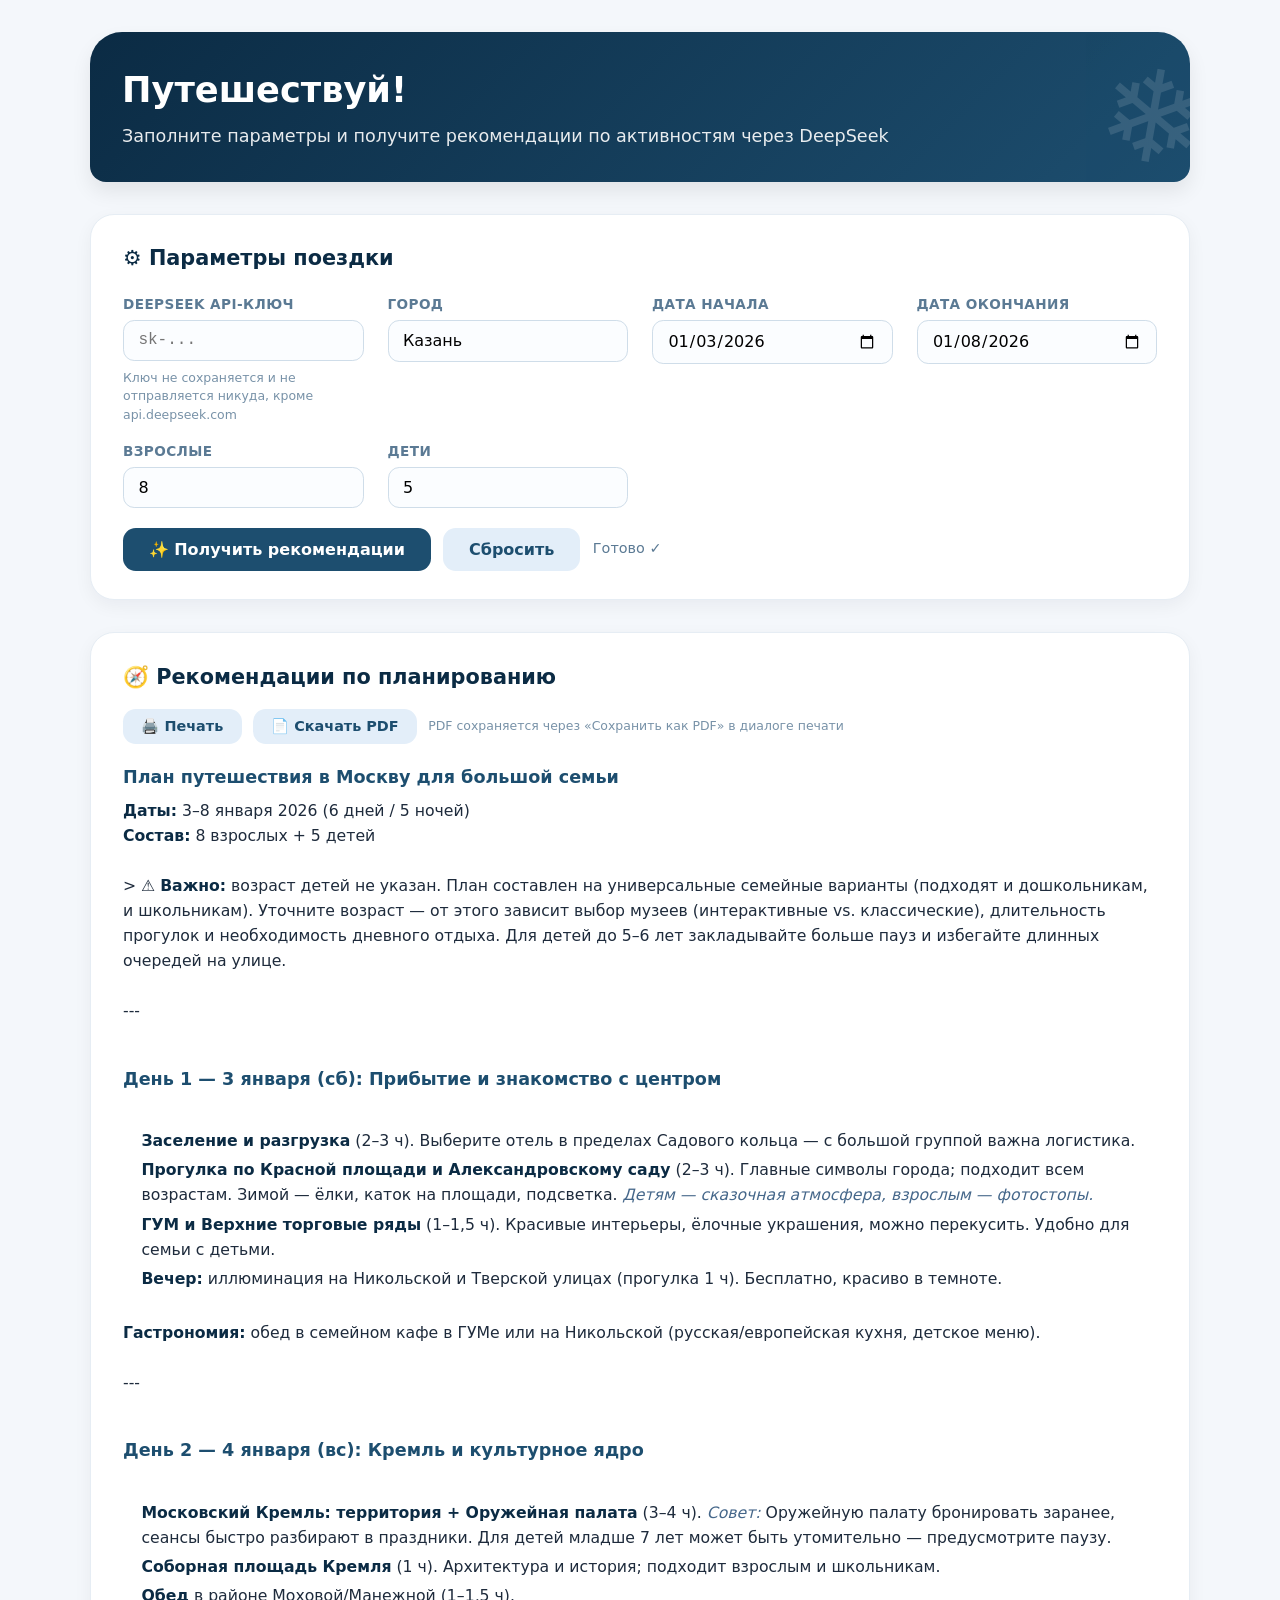
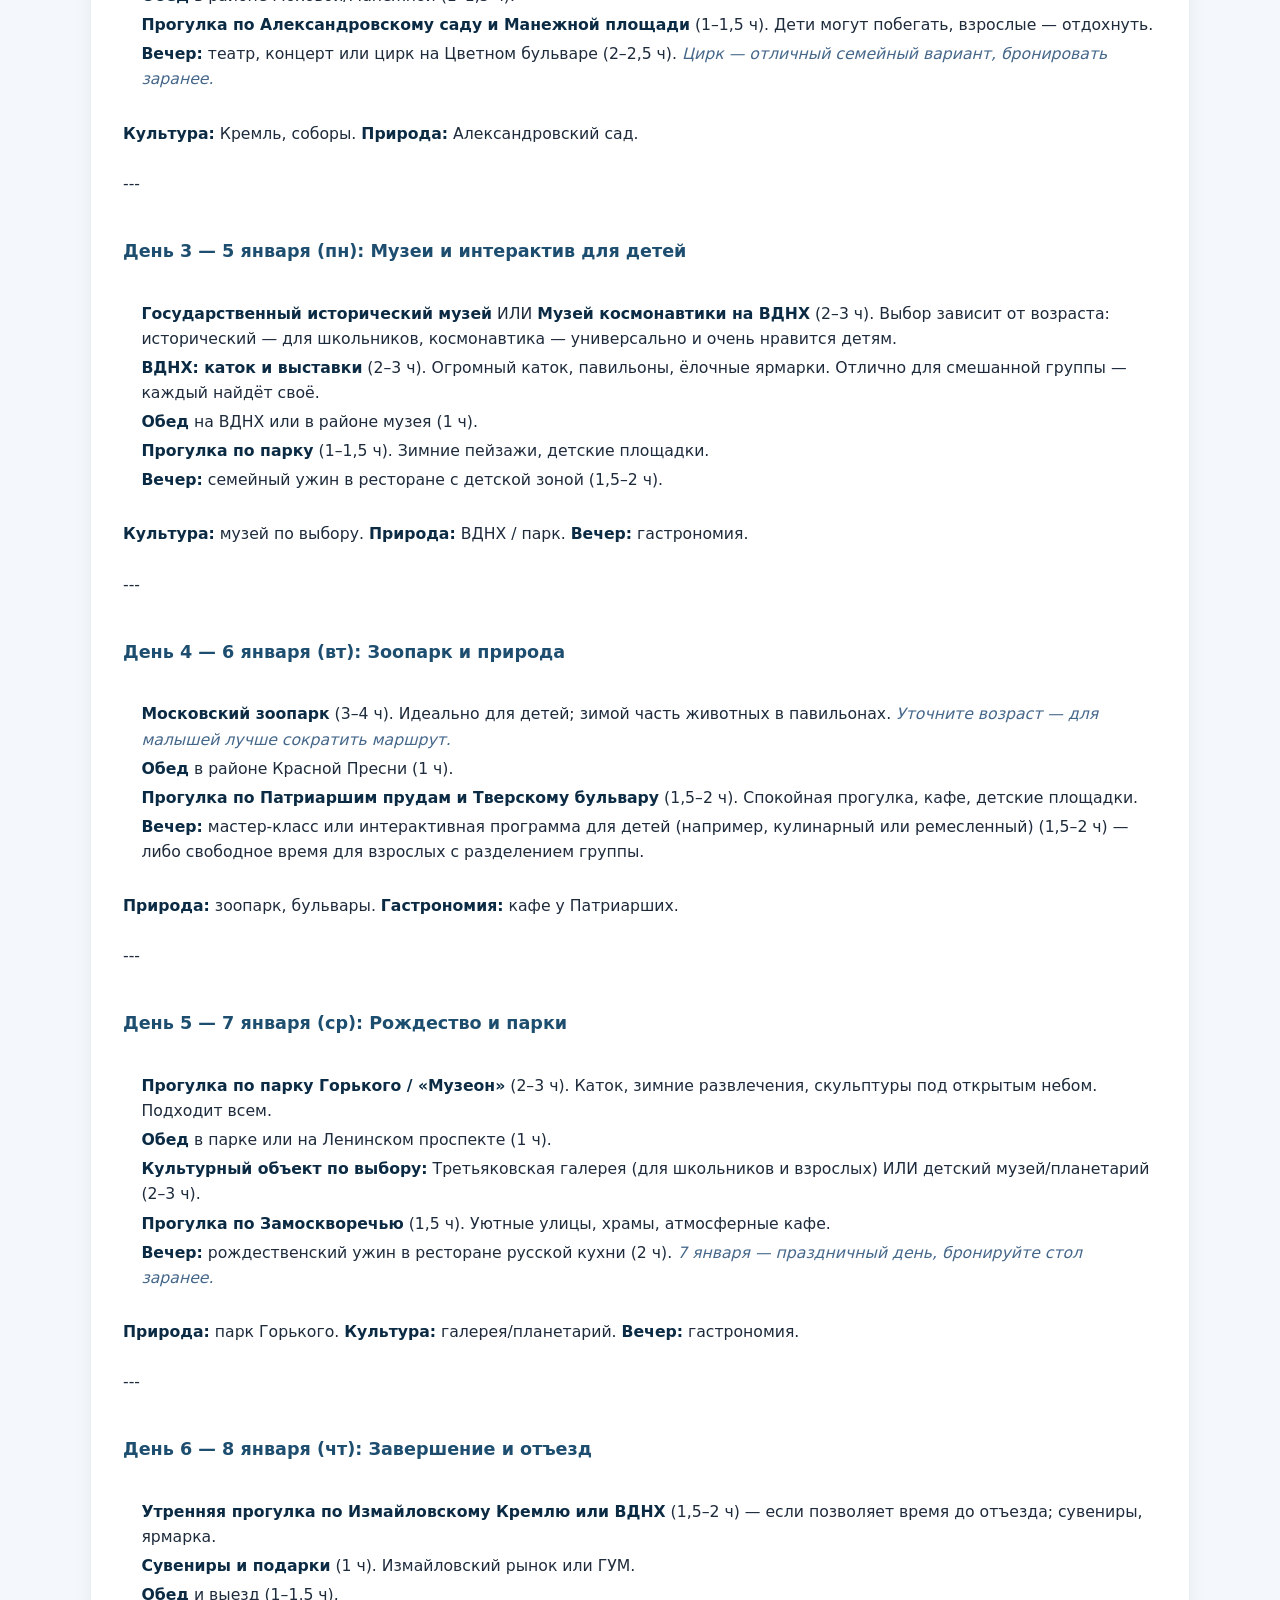
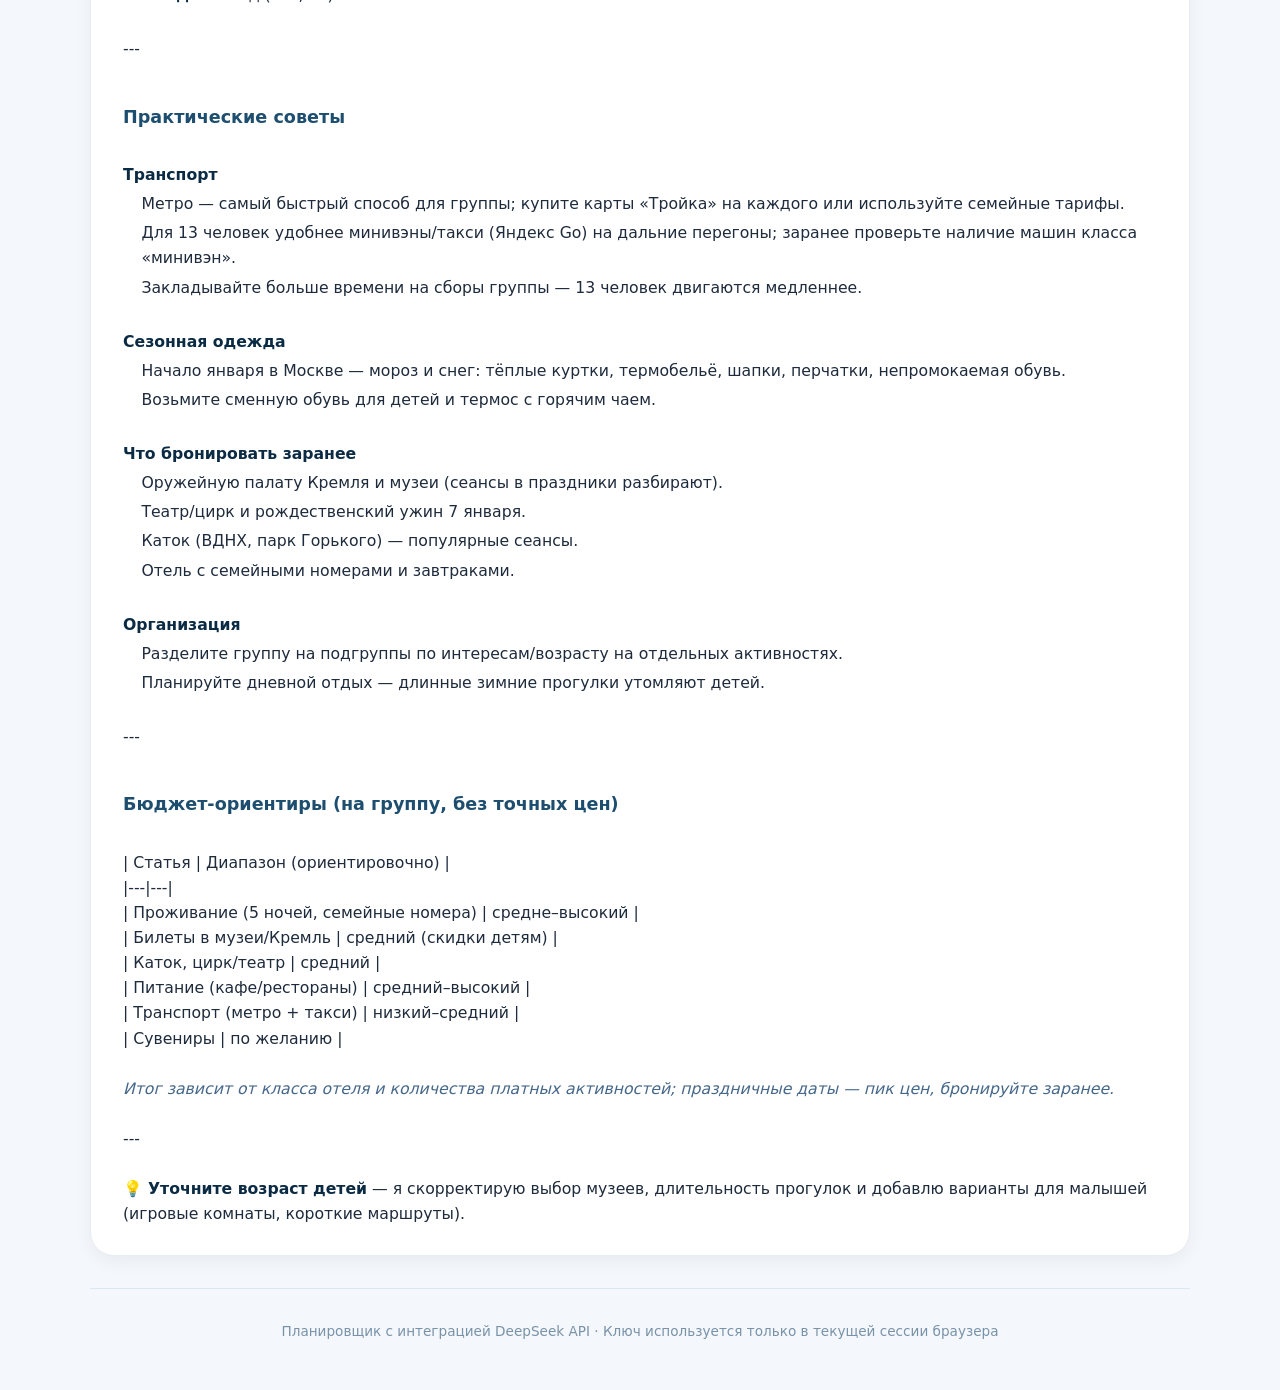
<file: index.html>
<!DOCTYPE html>
<html lang="ru"><head>
    <link rel="stylesheet" href="styles.css"><meta http-equiv="Content-Type" content="text/html; charset=UTF-8">
    
    <meta name="viewport" content="width=device-width, initial-scale=1.0">
    <title>Путешествуй!</title>
    
</head>
<body>
<div class="container">
    <!-- Заголовок -->
    <div class="header">
        <h1>Путешествуй!</h1>
        <div class="subhead">Заполните параметры и получите рекомендации по активностям через DeepSeek</div>
    </div>

    <!-- Панель параметров -->
    <div class="controls">
        <h2>⚙️ Параметры поездки</h2>
        <div class="form-grid">
            <div class="field">
                <label for="apiKey">DeepSeek API-ключ</label>
                <input type="password" id="apiKey" placeholder="sk-..." autocomplete="off">
                <span class="hint">Ключ не сохраняется и не отправляется никуда, кроме api.deepseek.com</span>
            </div>
            <div class="field">
                <label for="city">Город</label>
                <input type="text" id="city" value="Казань" placeholder="Например: Казань">
            </div>
            <div class="field">
                <label for="dateFrom">Дата начала</label>
                <input type="date" id="dateFrom" value="2026-01-03">
            </div>
            <div class="field">
                <label for="dateTo">Дата окончания</label>
                <input type="date" id="dateTo" value="2026-01-08">
            </div>
            <div class="field">
                <label for="adults">Взрослые</label>
                <input type="number" id="adults" min="1" value="8">
            </div>
            <div class="field">
                <label for="children">Дети</label>
                <input type="number" id="children" min="0" value="5">
            </div>
        </div>
        <div class="actions">
            <button class="btn btn-primary" id="generateBtn">✨ Получить рекомендации</button>
            <button class="btn btn-secondary" id="clearBtn">Сбросить</button>
            <span class="status" id="status">Готово ✓</span>
        </div>
    </div>

    <!-- Рекомендации -->
    <div class="recommendations visible" id="recBox">
        <!-- Шапка печатной версии: видна только при печати -->
        <div class="print-head">
            <div class="print-title" id="printTitle">Путешествуй!</div>
            <div class="print-meta" id="printMeta"></div>
        </div>
        <h2>🧭 Рекомендации по планированию</h2>
        <!-- Экспорт плана: показывается, только когда есть план -->
        <div class="rec-actions hidden" id="recActions">
            <button class="btn btn-secondary" id="printBtn">🖨️ Печать</button>
            <button class="btn btn-secondary" id="pdfBtn">📄 Скачать PDF</button>
            <span class="rec-hint">PDF сохраняется через «Сохранить как PDF» в диалоге печати</span>
        </div>
        <div class="rec-content" id="recContent"><h3>План путешествия в Москву для большой семьи</h3><div><strong>Даты:</strong> 3–8 января 2026 (6 дней / 5 ночей)</div><div><strong>Состав:</strong> 8 взрослых + 5 детей</div><br><div>&gt; ⚠️ <strong>Важно:</strong> возраст детей не указан. План составлен на универсальные семейные варианты (подходят и дошкольникам, и школьникам). Уточните возраст — от этого зависит выбор музеев (интерактивные vs. классические), длительность прогулок и необходимость дневного отдыха. Для детей до 5–6 лет закладывайте больше пауз и избегайте длинных очередей на улице.</div><br><div>---</div><br><h3>День 1 — 3 января (сб): Прибытие и знакомство с центром</h3><br><div class="rec-item"><strong>Заселение и разгрузка</strong> (2–3 ч). Выберите отель в пределах Садового кольца — с большой группой важна логистика.</div><div class="rec-item"><strong>Прогулка по Красной площади и Александровскому саду</strong> (2–3 ч). Главные символы города; подходит всем возрастам. Зимой — ёлки, каток на площади, подсветка. <em>Детям — сказочная атмосфера, взрослым — фотостопы.</em></div><div class="rec-item"><strong>ГУМ и Верхние торговые ряды</strong> (1–1,5 ч). Красивые интерьеры, ёлочные украшения, можно перекусить. Удобно для семьи с детьми.</div><div class="rec-item"><strong>Вечер:</strong> иллюминация на Никольской и Тверской улицах (прогулка 1 ч). Бесплатно, красиво в темноте.</div><br><div><strong>Гастрономия:</strong> обед в семейном кафе в ГУМе или на Никольской (русская/европейская кухня, детское меню).</div><br><div>---</div><br><h3>День 2 — 4 января (вс): Кремль и культурное ядро</h3><br><div class="rec-item"><strong>Московский Кремль: территория + Оружейная палата</strong> (3–4 ч). <em>Совет:</em> Оружейную палату бронировать заранее, сеансы быстро разбирают в праздники. Для детей младше 7 лет может быть утомительно — предусмотрите паузу.</div><div class="rec-item"><strong>Соборная площадь Кремля</strong> (1 ч). Архитектура и история; подходит взрослым и школьникам.</div><div class="rec-item"><strong>Обед</strong> в районе Моховой/Манежной (1–1,5 ч).</div><div class="rec-item"><strong>Прогулка по Александровскому саду и Манежной площади</strong> (1–1,5 ч). Дети могут побегать, взрослые — отдохнуть.</div><div class="rec-item"><strong>Вечер:</strong> театр, концерт или цирк на Цветном бульваре (2–2,5 ч). <em>Цирк — отличный семейный вариант, бронировать заранее.</em></div><br><div><strong>Культура:</strong> Кремль, соборы. <strong>Природа:</strong> Александровский сад.</div><br><div>---</div><br><h3>День 3 — 5 января (пн): Музеи и интерактив для детей</h3><br><div class="rec-item"><strong>Государственный исторический музей</strong> ИЛИ <strong>Музей космонавтики на ВДНХ</strong> (2–3 ч). Выбор зависит от возраста: исторический — для школьников, космонавтика — универсально и очень нравится детям.</div><div class="rec-item"><strong>ВДНХ: каток и выставки</strong> (2–3 ч). Огромный каток, павильоны, ёлочные ярмарки. Отлично для смешанной группы — каждый найдёт своё.</div><div class="rec-item"><strong>Обед</strong> на ВДНХ или в районе музея (1 ч).</div><div class="rec-item"><strong>Прогулка по парку</strong> (1–1,5 ч). Зимние пейзажи, детские площадки.</div><div class="rec-item"><strong>Вечер:</strong> семейный ужин в ресторане с детской зоной (1,5–2 ч).</div><br><div><strong>Культура:</strong> музей по выбору. <strong>Природа:</strong> ВДНХ / парк. <strong>Вечер:</strong> гастрономия.</div><br><div>---</div><br><h3>День 4 — 6 января (вт): Зоопарк и природа</h3><br><div class="rec-item"><strong>Московский зоопарк</strong> (3–4 ч). Идеально для детей; зимой часть животных в павильонах. <em>Уточните возраст — для малышей лучше сократить маршрут.</em></div><div class="rec-item"><strong>Обед</strong> в районе Красной Пресни (1 ч).</div><div class="rec-item"><strong>Прогулка по Патриаршим прудам и Тверскому бульвару</strong> (1,5–2 ч). Спокойная прогулка, кафе, детские площадки.</div><div class="rec-item"><strong>Вечер:</strong> мастер-класс или интерактивная программа для детей (например, кулинарный или ремесленный) (1,5–2 ч) — либо свободное время для взрослых с разделением группы.</div><br><div><strong>Природа:</strong> зоопарк, бульвары. <strong>Гастрономия:</strong> кафе у Патриарших.</div><br><div>---</div><br><h3>День 5 — 7 января (ср): Рождество и парки</h3><br><div class="rec-item"><strong>Прогулка по парку Горького / «Музеон»</strong> (2–3 ч). Каток, зимние развлечения, скульптуры под открытым небом. Подходит всем.</div><div class="rec-item"><strong>Обед</strong> в парке или на Ленинском проспекте (1 ч).</div><div class="rec-item"><strong>Культурный объект по выбору:</strong> Третьяковская галерея (для школьников и взрослых) ИЛИ детский музей/планетарий (2–3 ч).</div><div class="rec-item"><strong>Прогулка по Замоскворечью</strong> (1,5 ч). Уютные улицы, храмы, атмосферные кафе.</div><div class="rec-item"><strong>Вечер:</strong> рождественский ужин в ресторане русской кухни (2 ч). <em>7 января — праздничный день, бронируйте стол заранее.</em></div><br><div><strong>Природа:</strong> парк Горького. <strong>Культура:</strong> галерея/планетарий. <strong>Вечер:</strong> гастрономия.</div><br><div>---</div><br><h3>День 6 — 8 января (чт): Завершение и отъезд</h3><br><div class="rec-item"><strong>Утренняя прогулка по Измайловскому Кремлю или ВДНХ</strong> (1,5–2 ч) — если позволяет время до отъезда; сувениры, ярмарка.</div><div class="rec-item"><strong>Сувениры и подарки</strong> (1 ч). Измайловский рынок или ГУМ.</div><div class="rec-item"><strong>Обед</strong> и выезд (1–1,5 ч).</div><br><div>---</div><br><h3>Практические советы</h3><br><div><strong>Транспорт</strong></div><div class="rec-item">Метро — самый быстрый способ для группы; купите карты «Тройка» на каждого или используйте семейные тарифы.</div><div class="rec-item">Для 13 человек удобнее минивэны/такси (Яндекс Go) на дальние перегоны; заранее проверьте наличие машин класса «минивэн».</div><div class="rec-item">Закладывайте больше времени на сборы группы — 13 человек двигаются медленнее.</div><br><div><strong>Сезонная одежда</strong></div><div class="rec-item">Начало января в Москве — мороз и снег: тёплые куртки, термобельё, шапки, перчатки, непромокаемая обувь.</div><div class="rec-item">Возьмите сменную обувь для детей и термос с горячим чаем.</div><br><div><strong>Что бронировать заранее</strong></div><div class="rec-item">Оружейную палату Кремля и музеи (сеансы в праздники разбирают).</div><div class="rec-item">Театр/цирк и рождественский ужин 7 января.</div><div class="rec-item">Каток (ВДНХ, парк Горького) — популярные сеансы.</div><div class="rec-item">Отель с семейными номерами и завтраками.</div><br><div><strong>Организация</strong></div><div class="rec-item">Разделите группу на подгруппы по интересам/возрасту на отдельных активностях.</div><div class="rec-item">Планируйте дневной отдых — длинные зимние прогулки утомляют детей.</div><br><div>---</div><br><h3>Бюджет-ориентиры (на группу, без точных цен)</h3><br><div>| Статья | Диапазон (ориентировочно) |</div><div>|---|---|</div><div>| Проживание (5 ночей, семейные номера) | средне–высокий |</div><div>| Билеты в музеи/Кремль | средний (скидки детям) |</div><div>| Каток, цирк/театр | средний |</div><div>| Питание (кафе/рестораны) | средний–высокий |</div><div>| Транспорт (метро + такси) | низкий–средний |</div><div>| Сувениры | по желанию |</div><br><div><em>Итог зависит от класса отеля и количества платных активностей; праздничные даты — пик цен, бронируйте заранее.</em></div><br><div>---</div><br><div>💡 <strong>Уточните возраст детей</strong> — я скорректирую выбор музеев, длительность прогулок и добавлю варианты для малышей (игровые комнаты, короткие маршруты).</div></div>
    </div>

    <div class="footer-note">
        Планировщик с интеграцией DeepSeek API · Ключ используется только в текущей сессии браузера
    </div>
</div>



    <script src="script.js"></script>
</body></html>
</file>
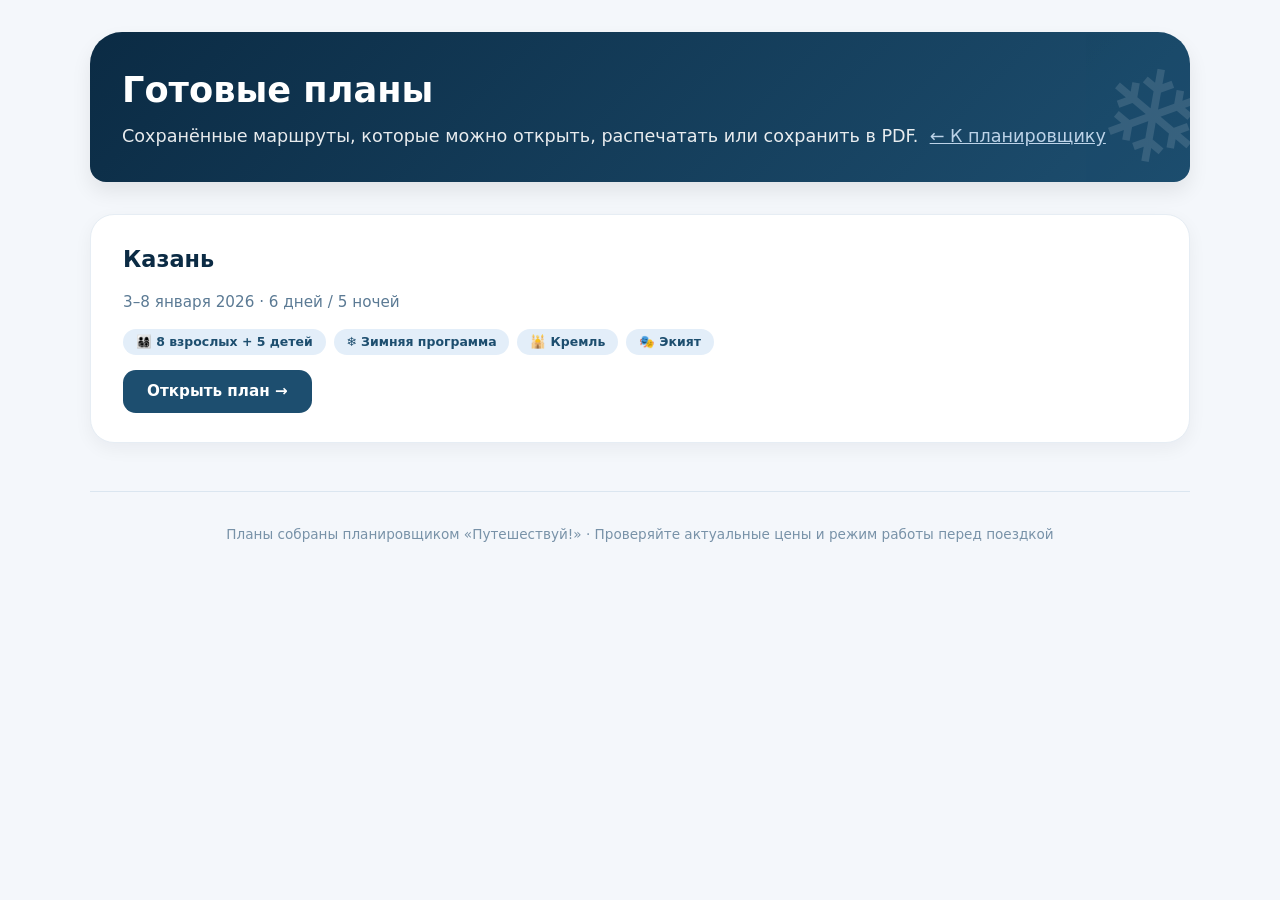
<file: plans/index.html>
<!DOCTYPE html>
<html lang="ru">
<head>
    <meta charset="UTF-8">
    <meta name="viewport" content="width=device-width, initial-scale=1.0">
    <title>Готовые планы · Путешествуй!</title>
    <style>
        * { margin: 0; padding: 0; box-sizing: border-box; font-family: system-ui, 'Segoe UI', Roboto, sans-serif; }
        body { background: #f4f7fb; color: #1e2b3c; padding: 2rem 1rem; line-height: 1.5; }
        .container { max-width: 1100px; margin: 0 auto; }

        .header {
            background: linear-gradient(135deg, #0b2b44 0%, #1d4e6f 100%);
            color: #fff; padding: 2rem; border-radius: 2rem 2rem 1rem 1rem;
            margin-bottom: 2rem; box-shadow: 0 10px 20px rgba(0,0,0,0.08);
            position: relative; overflow: hidden;
        }
        .header::after {
            content: "❄️"; font-size: 8rem; position: absolute; right: -1rem;
            bottom: -2rem; opacity: 0.12; transform: rotate(10deg);
        }
        .header h1 { font-size: 2.2rem; font-weight: 700; margin-bottom: 0.4rem; position: relative; z-index: 1; }
        .header .subhead { font-size: 1.1rem; opacity: 0.9; position: relative; z-index: 1; }
        .header a { color: #cfe3f7; position: relative; z-index: 1; }

        .plans-grid {
            display: grid; grid-template-columns: repeat(auto-fit, minmax(300px, 1fr));
            gap: 1.4rem; margin-bottom: 3rem;
        }
        .plan-card {
            background: #fff; border-radius: 1.5rem; padding: 1.8rem 2rem;
            box-shadow: 0 6px 18px rgba(0,20,30,0.05); border: 1px solid #e6edf4;
            display: flex; flex-direction: column; gap: 0.9rem;
            transition: transform 0.15s, box-shadow 0.2s;
        }
        .plan-card:hover { transform: translateY(-2px); box-shadow: 0 12px 26px rgba(0,20,30,0.08); }
        .plan-city { font-size: 1.4rem; font-weight: 700; color: #0b2b44; }
        .plan-dates { font-size: 0.95rem; color: #5b7a94; }
        .badges { display: flex; flex-wrap: wrap; gap: 0.5rem; }
        .badge {
            background: #e3eef9; color: #1d4e6f; font-size: 0.78rem; font-weight: 600;
            padding: 0.25rem 0.8rem; border-radius: 40px;
        }
        .plan-card .btn {
            margin-top: auto; align-self: flex-start; text-decoration: none;
            background: #1d4e6f; color: #fff; padding: 0.65rem 1.5rem;
            border-radius: 0.8rem; font-size: 0.95rem; font-weight: 600;
            transition: background 0.15s;
        }
        .plan-card .btn:hover { background: #163f59; }

        .footer-note {
            text-align: center; font-size: 0.85rem; color: #7892a8;
            padding: 2rem 0 1rem; border-top: 1px solid #dbe6f0;
        }

        @media (max-width: 700px) {
            .header h1 { font-size: 1.7rem; }
            .plan-card { padding: 1.4rem; }
        }
    </style>
</head>
<body>
<div class="container">
    <div class="header">
        <h1>Готовые планы</h1>
        <div class="subhead">
            Сохранённые маршруты, которые можно открыть, распечатать или сохранить в PDF.
            &nbsp;<a href="../index.html">← К планировщику</a>
        </div>
    </div>

    <div class="plans-grid">
        <div class="plan-card">
            <div class="plan-city">Казань</div>
            <div class="plan-dates">3–8 января 2026 · 6 дней / 5 ночей</div>
            <div class="badges">
                <span class="badge">👨‍👩‍👧‍👦 8 взрослых + 5 детей</span>
                <span class="badge">❄️ Зимняя программа</span>
                <span class="badge">🕌 Кремль</span>
                <span class="badge">🎭 Экият</span>
            </div>
            <a class="btn" href="kazan-2026-01-03.html">Открыть план →</a>
        </div>
    </div>

    <div class="footer-note">
        Планы собраны планировщиком «Путешествуй!» · Проверяйте актуальные цены и режим работы перед поездкой
    </div>
</div>
</body>
</html>
</file>
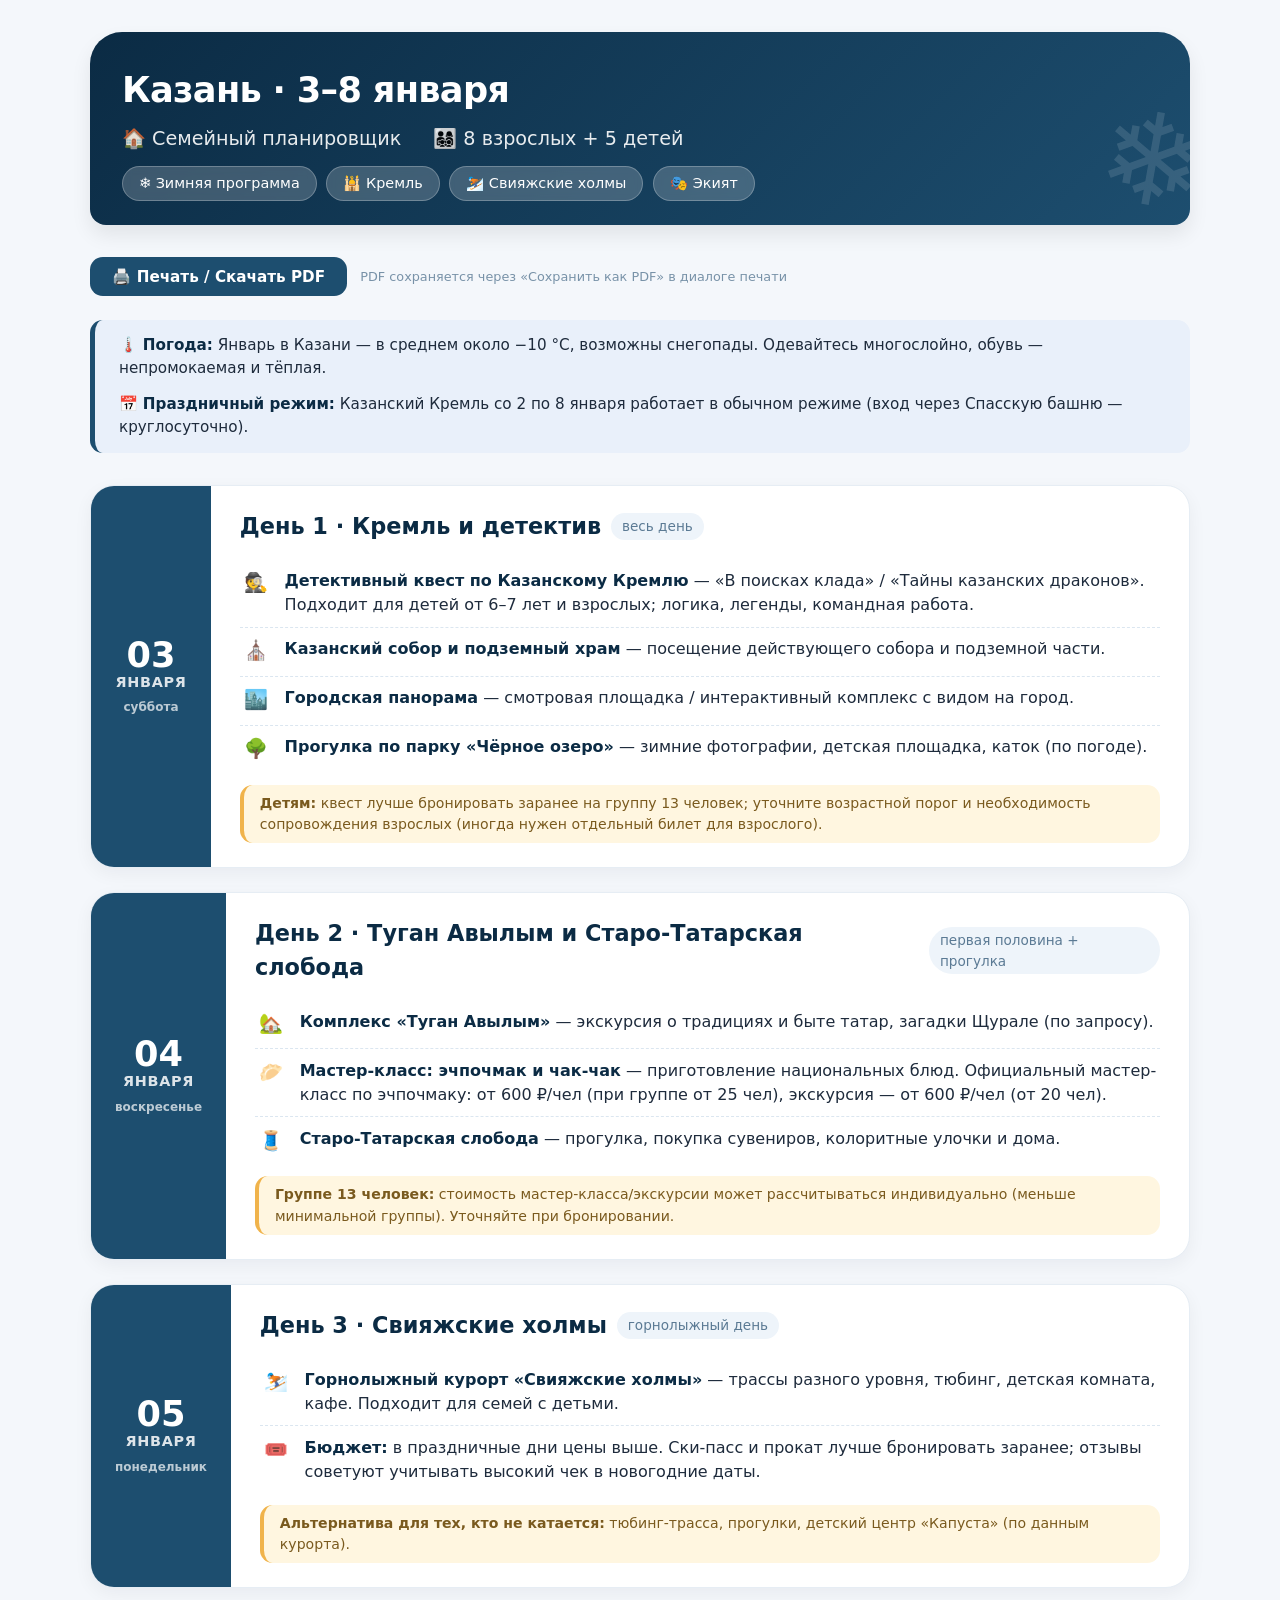
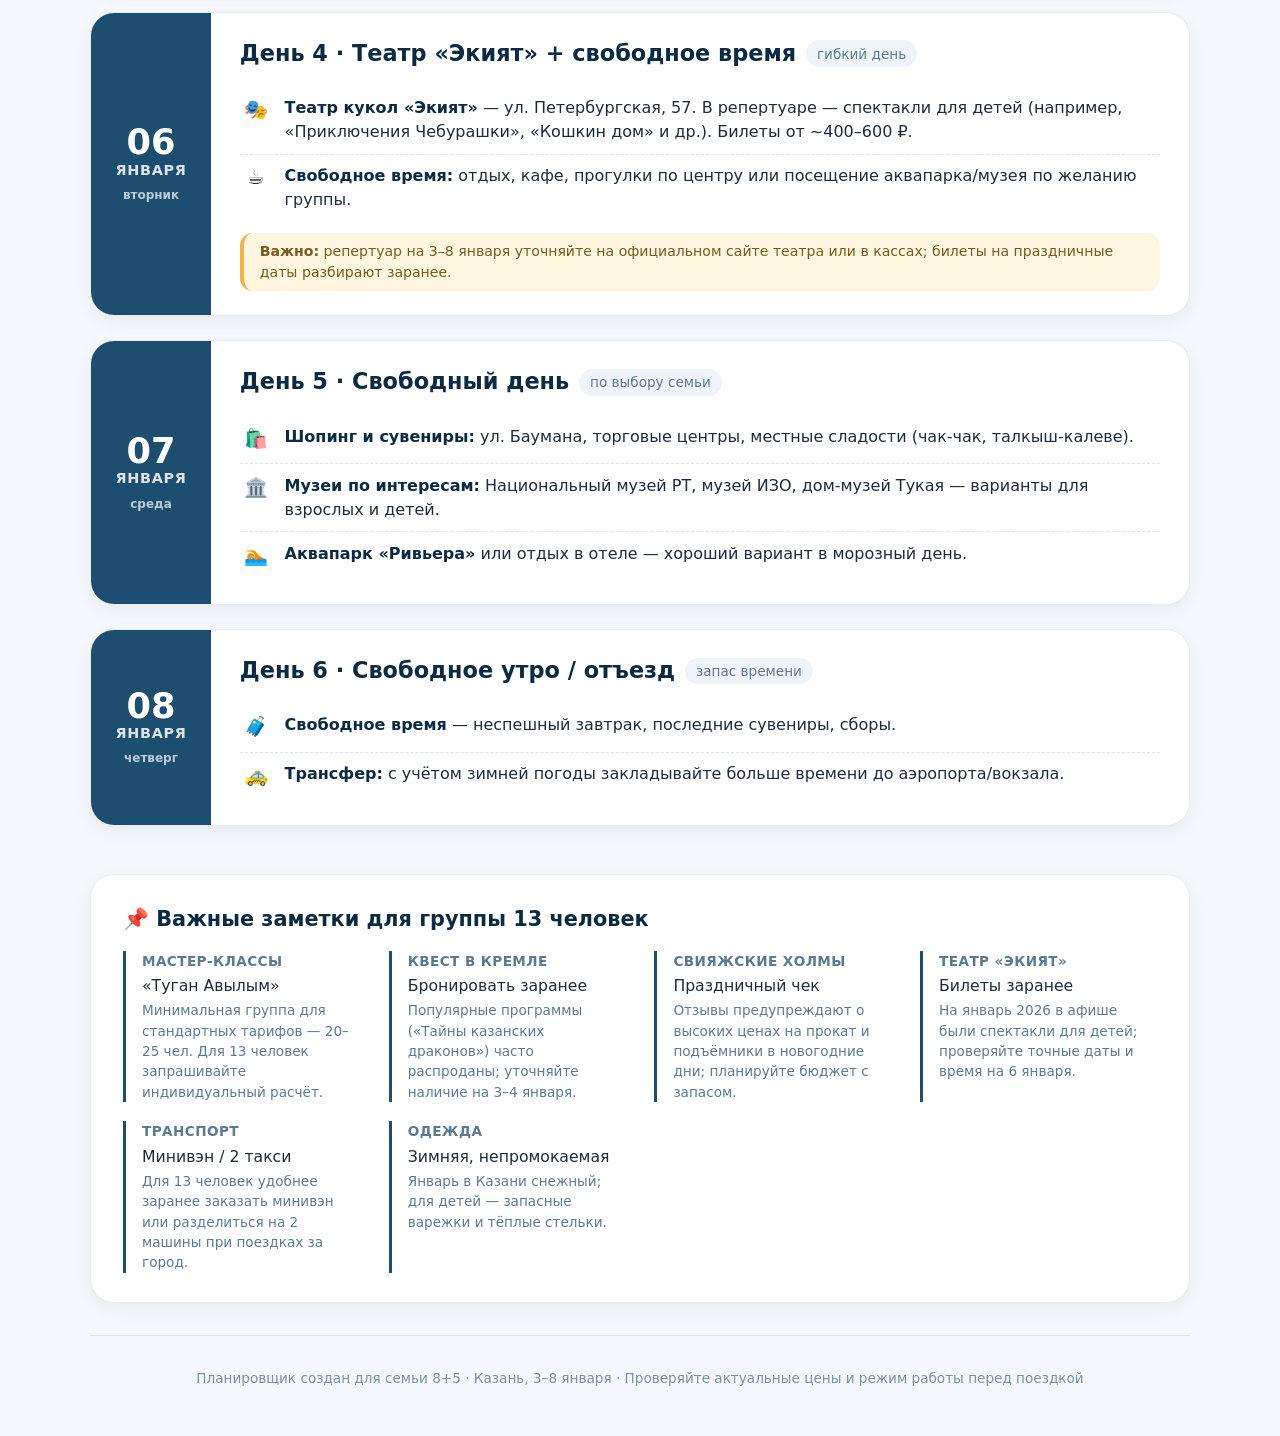
<file: plans/kazan-2026-01-03.html>
<!DOCTYPE html>
<html lang="ru">
<head>
    <meta charset="UTF-8">
    <meta name="viewport" content="width=device-width, initial-scale=1.0">
    <title>Казань 3–8 января · Семейный планировщик (8 взрослых + 5 детей)</title>
    <style>
        * {
            margin: 0;
            padding: 0;
            box-sizing: border-box;
            font-family: system-ui, 'Segoe UI', Roboto, 'Helvetica Neue', sans-serif;
        }

        body {
            background: #f4f7fb;
            color: #1e2b3c;
            padding: 2rem 1rem;
            line-height: 1.5;
        }

        .container {
            max-width: 1100px;
            margin: 0 auto;
        }

        /* Шапка */
        .header {
            background: linear-gradient(135deg, #0b2b44 0%, #1d4e6f 100%);
            color: white;
            padding: 2rem 2rem 1.5rem;
            border-radius: 2rem 2rem 1rem 1rem;
            margin-bottom: 2rem;
            box-shadow: 0 10px 20px rgba(0,0,0,0.08);
            position: relative;
            overflow: hidden;
        }

        .header::after {
            content: "❄️";
            font-size: 8rem;
            position: absolute;
            right: -1rem;
            bottom: -2rem;
            opacity: 0.12;
            transform: rotate(10deg);
        }

        .header h1 {
            font-size: 2.2rem;
            font-weight: 700;
            letter-spacing: -0.02em;
            margin-bottom: 0.4rem;
            position: relative;
            z-index: 1;
        }

        .header .subhead {
            font-size: 1.2rem;
            opacity: 0.9;
            display: flex;
            flex-wrap: wrap;
            gap: 1rem 2rem;
            align-items: center;
            margin-top: 0.5rem;
            position: relative;
            z-index: 1;
        }

        .badge-group {
            display: flex;
            gap: 0.6rem;
            flex-wrap: wrap;
            margin-top: 0.8rem;
        }

        .badge {
            background: rgba(255,255,255,0.2);
            backdrop-filter: blur(4px);
            padding: 0.35rem 1rem;
            border-radius: 40px;
            font-size: 0.9rem;
            font-weight: 500;
            border: 1px solid rgba(255,255,255,0.25);
        }

        /* Погода и важные заметки */
        .weather-note {
            background: #e9f0fa;
            border-left: 5px solid #1d4e6f;
            padding: 0.9rem 1.5rem;
            border-radius: 0.8rem;
            margin-bottom: 2rem;
            font-size: 0.95rem;
            display: flex;
            flex-wrap: wrap;
            align-items: center;
            gap: 0.8rem 2rem;
        }

        .weather-note strong {
            color: #0b2b44;
        }

        /* Сетка дней */
        .days-grid {
            display: flex;
            flex-direction: column;
            gap: 1.5rem;
            margin-bottom: 3rem;
        }

        .day-card {
            background: white;
            border-radius: 1.5rem;
            box-shadow: 0 6px 18px rgba(0, 20, 30, 0.05);
            display: flex;
            flex-wrap: wrap;
            overflow: hidden;
            transition: transform 0.15s ease, box-shadow 0.2s;
            border: 1px solid #e6edf4;
        }

        .day-card:hover {
            box-shadow: 0 14px 28px rgba(0, 20, 30, 0.08);
        }

        .day-date {
            background: #1d4e6f;
            color: white;
            font-weight: 700;
            display: flex;
            flex-direction: column;
            align-items: center;
            justify-content: center;
            padding: 1.2rem 1.5rem;
            min-width: 120px;
            text-align: center;
        }

        .day-date .number {
            font-size: 2.2rem;
            line-height: 1;
        }

        .day-date .month {
            font-size: 0.9rem;
            text-transform: uppercase;
            letter-spacing: 0.05em;
            opacity: 0.85;
        }

        .day-date .weekday {
            font-size: 0.75rem;
            opacity: 0.7;
            margin-top: 0.3rem;
        }

        .day-content {
            flex: 1;
            padding: 1.5rem 1.8rem;
            min-width: 250px;
        }

        .day-content h2 {
            font-size: 1.4rem;
            font-weight: 700;
            margin-bottom: 1rem;
            color: #0b2b44;
            display: flex;
            align-items: center;
            gap: 0.6rem;
        }

        .day-content h2 small {
            font-size: 0.85rem;
            font-weight: 400;
            color: #5b7a94;
            background: #eef4fa;
            padding: 0.2rem 0.7rem;
            border-radius: 30px;
        }

        .activity-list {
            list-style: none;
        }

        .activity-list li {
            padding: 0.6rem 0;
            border-bottom: 1px dashed #dbe6f0;
            display: flex;
            align-items: flex-start;
            gap: 0.8rem;
            font-size: 1rem;
        }

        .activity-list li:last-child {
            border-bottom: none;
        }

        .activity-icon {
            font-size: 1.2rem;
            min-width: 2rem;
            text-align: center;
        }

        .activity-text {
            flex: 1;
        }

        .activity-text strong {
            font-weight: 600;
            color: #0b2b44;
        }

        .meta-tag {
            display: inline-block;
            background: #e3eef9;
            color: #1d4e6f;
            font-size: 0.72rem;
            font-weight: 600;
            padding: 0.2rem 0.7rem;
            border-radius: 30px;
            margin-left: 0.4rem;
            white-space: nowrap;
        }

        .kids-note {
            background: #fff6e0;
            border-radius: 0.8rem;
            padding: 0.5rem 1rem;
            font-size: 0.88rem;
            margin-top: 0.7rem;
            color: #7a5a1e;
            border-left: 4px solid #f0b34b;
        }

        .kids-note strong {
            font-weight: 700;
        }

        /* Практическая информация */
        .info-panel {
            background: white;
            border-radius: 1.5rem;
            padding: 1.8rem 2rem;
            box-shadow: 0 6px 18px rgba(0, 20, 30, 0.05);
            border: 1px solid #e6edf4;
            margin-bottom: 2rem;
        }

        .info-panel h3 {
            font-size: 1.3rem;
            font-weight: 700;
            color: #0b2b44;
            margin-bottom: 1rem;
            display: flex;
            align-items: center;
            gap: 0.6rem;
        }

        .info-grid {
            display: grid;
            grid-template-columns: repeat(auto-fit, minmax(220px, 1fr));
            gap: 1.2rem 1.8rem;
        }

        .info-item {
            border-left: 3px solid #1d4e6f;
            padding-left: 1rem;
        }

        .info-item .label {
            font-weight: 600;
            font-size: 0.85rem;
            text-transform: uppercase;
            letter-spacing: 0.03em;
            color: #5b7a94;
            margin-bottom: 0.2rem;
        }

        .info-item .value {
            font-weight: 500;
            font-size: 0.98rem;
            color: #1e2b3c;
        }

        .info-item .value small {
            font-weight: 400;
            color: #5b7a94;
            display: block;
            font-size: 0.85rem;
            margin-top: 0.15rem;
        }

        .footer-note {
            text-align: center;
            font-size: 0.85rem;
            color: #7892a8;
            padding: 2rem 0 1rem;
            border-top: 1px solid #dbe6f0;
        }

        /* Мобильные */
        @media (max-width: 700px) {
            .header h1 { font-size: 1.7rem; }
            .day-date { min-width: 90px; padding: 1rem; }
            .day-date .number { font-size: 1.8rem; }
            .day-content { padding: 1.2rem; }
            .day-content h2 { font-size: 1.2rem; flex-wrap: wrap; }
            .info-panel { padding: 1.2rem; }
        }
        /* Панель печати */
        .plan-toolbar {
            display: flex;
            flex-wrap: wrap;
            align-items: center;
            gap: 0.8rem;
            margin-bottom: 1.5rem;
        }
        .toolbar-btn {
            background: #1d4e6f;
            color: #fff;
            border: none;
            border-radius: 0.8rem;
            padding: 0.65rem 1.4rem;
            font-size: 0.95rem;
            font-weight: 600;
            cursor: pointer;
            font-family: inherit;
            transition: background 0.15s, transform 0.1s;
        }
        .toolbar-btn:hover { background: #163f59; }
        .toolbar-btn:active { transform: scale(0.98); }
        .toolbar-hint { font-size: 0.8rem; color: #7892a8; }

        /* Печать и сохранение в PDF */
        @page { size: A4; margin: 15mm; }

        @media print {
            body {
                background: #fff !important;
                padding: 0 !important;
                font-size: 10.5pt;
                line-height: 1.45;
            }
            .container { max-width: none; margin: 0; padding: 0; }
            .plan-toolbar { display: none !important; }

            .header {
                background: none !important;
                color: #0b2b44 !important;
                box-shadow: none !important;
                border: 1.5pt solid #1d4e6f;
                border-radius: 0 !important;
                padding: 3mm 4mm;
                margin-bottom: 4mm;
            }
            .header::after { display: none !important; }
            .header h1 { color: #0b2b44 !important; }
            .header .subhead { color: #5b7a94 !important; }
            .badge {
                background: #eef4fa !important;
                color: #1d4e6f !important;
                border: 1px solid #cfdde9;
            }

            .weather-note, .day-card, .info-panel {
                box-shadow: none !important;
                border-radius: 0 !important;
                border: 1px solid #dbe6f0;
                break-inside: avoid;
                page-break-inside: avoid;
            }
            .day-date { background: #eef4fa !important; color: #0b2b44 !important; }
            .activity-list li { break-inside: avoid; page-break-inside: avoid; }
            .day-content h2 { break-after: avoid; page-break-after: avoid; }
            .footer-note { border-top: 1px solid #dbe6f0; }
        }

    </style>
</head>
<body>
<div class="container">
    <!-- Шапка -->
    <div class="header">
        <h1>Казань · 3–8 января</h1>
        <div class="subhead">
            <span>🏠 Семейный планировщик</span>
            <span>👨‍👩‍👧‍👦 8 взрослых + 5 детей</span>
        </div>
        <div class="badge-group">
            <span class="badge">❄️ Зимняя программа</span>
            <span class="badge">🕌 Кремль</span>
            <span class="badge">⛷️ Свияжские холмы</span>
            <span class="badge">🎭 Экият</span>
        </div>
    </div>


    <!-- Печать -->
    <div class="plan-toolbar">
        <button class="toolbar-btn" type="button" onclick="window.print()">🖨️ Печать / Скачать PDF</button>
        <span class="toolbar-hint">PDF сохраняется через «Сохранить как PDF» в диалоге печати</span>
    </div>

    <!-- Погода и важные заметки -->
    <div class="weather-note">
        <span>🌡️ <strong>Погода:</strong> Январь в Казани — в среднем около −10 °C, возможны снегопады. Одевайтесь многослойно, обувь — непромокаемая и тёплая.</span>
        <span>📅 <strong>Праздничный режим:</strong> Казанский Кремль со 2 по 8 января работает в обычном режиме (вход через Спасскую башню — круглосуточно).</span>
    </div>

    <!-- Карточки дней -->
    <div class="days-grid">
        <!-- 1 день -->
        <div class="day-card">
            <div class="day-date">
                <span class="number">03</span>
                <span class="month">января</span>
                <span class="weekday">суббота</span>
            </div>
            <div class="day-content">
                <h2>День 1 · Кремль и детектив <small>весь день</small></h2>
                <ul class="activity-list">
                    <li>
                        <span class="activity-icon">🕵️</span>
                        <span class="activity-text"><strong>Детективный квест по Казанскому Кремлю</strong> — «В поисках клада» / «Тайны казанских драконов». Подходит для детей от 6–7 лет и взрослых; логика, легенды, командная работа.</span>
                    </li>
                    <li>
                        <span class="activity-icon">⛪</span>
                        <span class="activity-text"><strong>Казанский собор и подземный храм</strong> — посещение действующего собора и подземной части.</span>
                    </li>
                    <li>
                        <span class="activity-icon">🏙️</span>
                        <span class="activity-text"><strong>Городская панорама</strong> — смотровая площадка / интерактивный комплекс с видом на город.</span>
                    </li>
                    <li>
                        <span class="activity-icon">🌳</span>
                        <span class="activity-text"><strong>Прогулка по парку «Чёрное озеро»</strong> — зимние фотографии, детская площадка, каток (по погоде).</span>
                    </li>
                </ul>
                <div class="kids-note">
                    <strong>Детям:</strong> квест лучше бронировать заранее на группу 13 человек; уточните возрастной порог и необходимость сопровождения взрослых (иногда нужен отдельный билет для взрослого).
                </div>
            </div>
        </div>

        <!-- 2 день -->
        <div class="day-card">
            <div class="day-date">
                <span class="number">04</span>
                <span class="month">января</span>
                <span class="weekday">воскресенье</span>
            </div>
            <div class="day-content">
                <h2>День 2 · Туган Авылым и Старо-Татарская слобода <small>первая половина + прогулка</small></h2>
                <ul class="activity-list">
                    <li>
                        <span class="activity-icon">🏡</span>
                        <span class="activity-text"><strong>Комплекс «Туган Авылым»</strong> — экскурсия о традициях и быте татар, загадки Щурале (по запросу).</span>
                    </li>
                    <li>
                        <span class="activity-icon">🥟</span>
                        <span class="activity-text"><strong>Мастер-класс: эчпочмак и чак-чак</strong> — приготовление национальных блюд. Официальный мастер-класс по эчпочмаку: от 600 ₽/чел (при группе от 25 чел), экскурсия — от 600 ₽/чел (от 20 чел).</span>
                    </li>
                    <li>
                        <span class="activity-icon">🧵</span>
                        <span class="activity-text"><strong>Старо-Татарская слобода</strong> — прогулка, покупка сувениров, колоритные улочки и дома.</span>
                    </li>
                </ul>
                <div class="kids-note">
                    <strong>Группе 13 человек:</strong> стоимость мастер-класса/экскурсии может рассчитываться индивидуально (меньше минимальной группы). Уточняйте при бронировании.
                </div>
            </div>
        </div>

        <!-- 3 день -->
        <div class="day-card">
            <div class="day-date">
                <span class="number">05</span>
                <span class="month">января</span>
                <span class="weekday">понедельник</span>
            </div>
            <div class="day-content">
                <h2>День 3 · Свияжские холмы <small>горнолыжный день</small></h2>
                <ul class="activity-list">
                    <li>
                        <span class="activity-icon">⛷️</span>
                        <span class="activity-text"><strong>Горнолыжный курорт «Свияжские холмы»</strong> — трассы разного уровня, тюбинг, детская комната, кафе. Подходит для семей с детьми.</span>
                    </li>
                    <li>
                        <span class="activity-icon">🎟️</span>
                        <span class="activity-text"><strong>Бюджет:</strong> в праздничные дни цены выше. Ски-пасс и прокат лучше бронировать заранее; отзывы советуют учитывать высокий чек в новогодние даты.</span>
                    </li>
                </ul>
                <div class="kids-note">
                    <strong>Альтернатива для тех, кто не катается:</strong> тюбинг-трасса, прогулки, детский центр «Капуста» (по данным курорта).
                </div>
            </div>
        </div>

        <!-- 4 день -->
        <div class="day-card">
            <div class="day-date">
                <span class="number">06</span>
                <span class="month">января</span>
                <span class="weekday">вторник</span>
            </div>
            <div class="day-content">
                <h2>День 4 · Театр «Экият» + свободное время <small>гибкий день</small></h2>
                <ul class="activity-list">
                    <li>
                        <span class="activity-icon">🎭</span>
                        <span class="activity-text"><strong>Театр кукол «Экият»</strong> — ул. Петербургская, 57. В репертуаре — спектакли для детей (например, «Приключения Чебурашки», «Кошкин дом» и др.). Билеты от ~400–600 ₽.</span>
                    </li>
                    <li>
                        <span class="activity-icon">☕</span>
                        <span class="activity-text"><strong>Свободное время:</strong> отдых, кафе, прогулки по центру или посещение аквапарка/музея по желанию группы.</span>
                    </li>
                </ul>
                <div class="kids-note">
                    <strong>Важно:</strong> репертуар на 3–8 января уточняйте на официальном сайте театра или в кассах; билеты на праздничные даты разбирают заранее.
                </div>
            </div>
        </div>

        <!-- 5 день -->
        <div class="day-card">
            <div class="day-date">
                <span class="number">07</span>
                <span class="month">января</span>
                <span class="weekday">среда</span>
            </div>
            <div class="day-content">
                <h2>День 5 · Свободный день <small>по выбору семьи</small></h2>
                <ul class="activity-list">
                    <li>
                        <span class="activity-icon">🛍️</span>
                        <span class="activity-text"><strong>Шопинг и сувениры:</strong> ул. Баумана, торговые центры, местные сладости (чак-чак, талкыш-калеве).</span>
                    </li>
                    <li>
                        <span class="activity-icon">🏛️</span>
                        <span class="activity-text"><strong>Музеи по интересам:</strong> Национальный музей РТ, музей ИЗО, дом-музей Тукая — варианты для взрослых и детей.</span>
                    </li>
                    <li>
                        <span class="activity-icon">🏊</span>
                        <span class="activity-text"><strong>Аквапарк «Ривьера»</strong> или отдых в отеле — хороший вариант в морозный день.</span>
                    </li>
                </ul>
            </div>
        </div>

        <!-- 6 день -->
        <div class="day-card">
            <div class="day-date">
                <span class="number">08</span>
                <span class="month">января</span>
                <span class="weekday">четверг</span>
            </div>
            <div class="day-content">
                <h2>День 6 · Свободное утро / отъезд <small>запас времени</small></h2>
                <ul class="activity-list">
                    <li>
                        <span class="activity-icon">🧳</span>
                        <span class="activity-text"><strong>Свободное время</strong> — неспешный завтрак, последние сувениры, сборы.</span>
                    </li>
                    <li>
                        <span class="activity-icon">🚕</span>
                        <span class="activity-text"><strong>Трансфер:</strong> с учётом зимней погоды закладывайте больше времени до аэропорта/вокзала.</span>
                    </li>
                </ul>
            </div>
        </div>
    </div>

    <!-- Панель важных заметок -->
    <div class="info-panel">
        <h3>📌 Важные заметки для группы 13 человек</h3>
        <div class="info-grid">
            <div class="info-item">
                <div class="label">Мастер-классы</div>
                <div class="value">«Туган Авылым» <small>Минимальная группа для стандартных тарифов — 20–25 чел. Для 13 человек запрашивайте индивидуальный расчёт.</small></div>
            </div>
            <div class="info-item">
                <div class="label">Квест в Кремле</div>
                <div class="value">Бронировать заранее <small>Популярные программы («Тайны казанских драконов») часто распроданы; уточняйте наличие на 3–4 января.</small></div>
            </div>
            <div class="info-item">
                <div class="label">Свияжские холмы</div>
                <div class="value">Праздничный чек <small>Отзывы предупреждают о высоких ценах на прокат и подъёмники в новогодние дни; планируйте бюджет с запасом.</small></div>
            </div>
            <div class="info-item">
                <div class="label">Театр «Экият»</div>
                <div class="value">Билеты заранее <small>На январь 2026 в афише были спектакли для детей; проверяйте точные даты и время на 6 января.</small></div>
            </div>
            <div class="info-item">
                <div class="label">Транспорт</div>
                <div class="value">Минивэн / 2 такси <small>Для 13 человек удобнее заранее заказать минивэн или разделиться на 2 машины при поездках за город.</small></div>
            </div>
            <div class="info-item">
                <div class="label">Одежда</div>
                <div class="value">Зимняя, непромокаемая <small>Январь в Казани снежный; для детей — запасные варежки и тёплые стельки.</small></div>
            </div>
        </div>
    </div>

    <div class="footer-note">
        Планировщик создан для семьи 8+5 · Казань, 3–8 января · Проверяйте актуальные цены и режим работы перед поездкой
    </div>
</div>
</body>
</html>
</file>
<file: styles.css>
* { margin: 0; padding: 0; box-sizing: border-box; font-family: system-ui, 'Segoe UI', Roboto, sans-serif; }
        body { background: #f4f7fb; color: #1e2b3c; padding: 2rem 1rem; line-height: 1.5; }
        .container { max-width: 1100px; margin: 0 auto; }

        .header {
            background: linear-gradient(135deg, #0b2b44 0%, #1d4e6f 100%);
            color: #fff; padding: 2rem; border-radius: 2rem 2rem 1rem 1rem;
            margin-bottom: 2rem; box-shadow: 0 10px 20px rgba(0,0,0,0.08);
            position: relative; overflow: hidden;
        }
        .header::after {
            content: "❄️"; font-size: 8rem; position: absolute; right: -1rem;
            bottom: -2rem; opacity: 0.12; transform: rotate(10deg);
        }
        .header h1 { font-size: 2.2rem; font-weight: 700; margin-bottom: 0.4rem; position: relative; z-index: 1; }
        .header .subhead { font-size: 1.1rem; opacity: 0.9; position: relative; z-index: 1; }

        /* Панель параметров */
        .controls {
            background: #fff; border-radius: 1.5rem; padding: 1.8rem 2rem;
            box-shadow: 0 6px 18px rgba(0,20,30,0.05); border: 1px solid #e6edf4;
            margin-bottom: 2rem;
        }
        .controls h2 { font-size: 1.3rem; color: #0b2b44; margin-bottom: 1.2rem; display: flex; align-items: center; gap: 0.6rem; }
        .form-grid {
            display: grid; grid-template-columns: repeat(auto-fit, minmax(200px, 1fr));
            gap: 1rem 1.5rem; margin-bottom: 1.2rem;
        }
        .field { display: flex; flex-direction: column; gap: 0.35rem; }
        .field label { font-size: 0.85rem; font-weight: 600; color: #5b7a94; text-transform: uppercase; letter-spacing: 0.03em; }
        .field input {
            padding: 0.65rem 0.9rem; border: 1px solid #cfdde9; border-radius: 0.7rem;
            font-size: 1rem; background: #fbfdff; transition: border 0.15s, box-shadow 0.15s;
        }
        .field input:focus { outline: none; border-color: #1d4e6f; box-shadow: 0 0 0 3px rgba(29,78,111,0.12); }
        .field input[type="password"] { font-family: monospace; }
        .hint { font-size: 0.78rem; color: #7892a8; margin-top: 0.15rem; }

        .actions { display: flex; flex-wrap: wrap; gap: 0.8rem; align-items: center; }
        .btn {
            padding: 0.75rem 1.6rem; border: none; border-radius: 0.8rem;
            font-size: 1rem; font-weight: 600; cursor: pointer; transition: transform 0.1s, opacity 0.15s;
        }
        .btn:active { transform: scale(0.98); }
        .btn-primary { background: #1d4e6f; color: #fff; }
        .btn-primary:hover { background: #163f59; }
        .btn-primary:disabled { opacity: 0.6; cursor: not-allowed; }
        .btn-secondary { background: #e3eef9; color: #1d4e6f; }
        .btn-secondary:hover { background: #d3e4f5; }

        .status { font-size: 0.9rem; color: #5b7a94; }
        .status.error { color: #b23b3b; }

        /* Рекомендации */
        .recommendations {
            background: #fff; border-radius: 1.5rem; padding: 1.8rem 2rem;
            box-shadow: 0 6px 18px rgba(0,20,30,0.05); border: 1px solid #e6edf4;
            margin-bottom: 2rem; display: none;
        }
        .recommendations.visible { display: block; }
        .recommendations h2 { font-size: 1.3rem; color: #0b2b44; margin-bottom: 1rem; display: flex; align-items: center; gap: 0.6rem; }
        .rec-content { white-space: pre-wrap; font-size: 0.98rem; color: #1e2b3c; line-height: 1.6; }
        .rec-content h3 { color: #1d4e6f; margin: 1rem 0 0.4rem; font-size: 1.1rem; }
        .rec-content h4 { color: #1d4e6f; margin: 0.8rem 0 0.3rem; font-size: 1rem; }
        .rec-content strong { color: #0b2b44; font-weight: 700; }
        .rec-content em { color: #45678a; }

        /* Списки без маркеров: ни точек, ни звёзд — только отступ */
        .rec-content ul, .rec-content ol { list-style: none; margin: 0.25rem 0; padding-left: 1.15rem; }
        .rec-item { margin: 0.25rem 0; padding-left: 1.15rem; }

        /* Экспорт плана */
        .rec-actions { display: flex; flex-wrap: wrap; align-items: center; gap: 0.7rem; margin-bottom: 1.2rem; }
        .rec-actions .btn { padding: 0.55rem 1.15rem; font-size: 0.9rem; }
        .rec-hint { font-size: 0.78rem; color: #7892a8; }

        .hidden { display: none !important; }

        /* Шапка печатной версии — на экране не видна */
        .print-head { display: none; }

        .footer-note {
            text-align: center; font-size: 0.85rem; color: #7892a8;
            padding: 2rem 0 1rem; border-top: 1px solid #dbe6f0;
        }

        @media (max-width: 700px) {
            .header h1 { font-size: 1.7rem; }
            .controls { padding: 1.2rem; }
            .actions { flex-direction: column; align-items: stretch; }
            .btn { width: 100%; }
        }

        /* Печать и сохранение в PDF */
        @page { size: A4; margin: 15mm; }

        @media print {
            html, body {
                background: #fff !important;
                padding: 0 !important;
                font-size: 11pt;
                line-height: 1.45;
                color: #000;
                -webkit-print-color-adjust: exact;
                print-color-adjust: exact;
            }
            .container { max-width: none; margin: 0; padding: 0; }

            /* Служебные блоки на бумагу не попадают */
            .header, .controls, .footer-note, .rec-actions { display: none !important; }

            .recommendations {
                display: block !important;
                background: none !important;
                border: none !important;
                box-shadow: none !important;
                border-radius: 0 !important;
                padding: 0 !important;
                margin: 0 !important;
            }
            .recommendations h2 { display: none !important; }

            /* Шапка печатной версии */
            .print-head {
                display: block !important;
                margin: 0 0 6mm;
                padding-bottom: 3mm;
                border-bottom: 1.5pt solid #1d4e6f;
            }
            .print-title { font-size: 16pt; font-weight: 700; color: #0b2b44; }
            .print-meta { font-size: 10pt; color: #5b7a94; margin-top: 1.5mm; }

            /* Сам план */
            .rec-content { white-space: normal; font-size: 11pt; line-height: 1.45; }
            .rec-content h3 {
                font-size: 13pt; margin: 6mm 0 2mm;
                break-after: avoid; page-break-after: avoid;
            }
            .rec-content h4 {
                font-size: 11.5pt; margin: 4mm 0 1.5mm;
                break-after: avoid; page-break-after: avoid;
            }
            .rec-content strong { color: #000; }
            .rec-content em { color: #333; }

            /* Пункт списка не разрывается между страницами */
            .rec-item {
                margin: 1.5mm 0;
                break-inside: avoid; page-break-inside: avoid;
            }

            /* Пустые строки-разделители на бумаге лишние */
            .rec-content br { display: none !important; }
            .rec-content div { orphans: 2; widows: 2; }
        }
</file>
